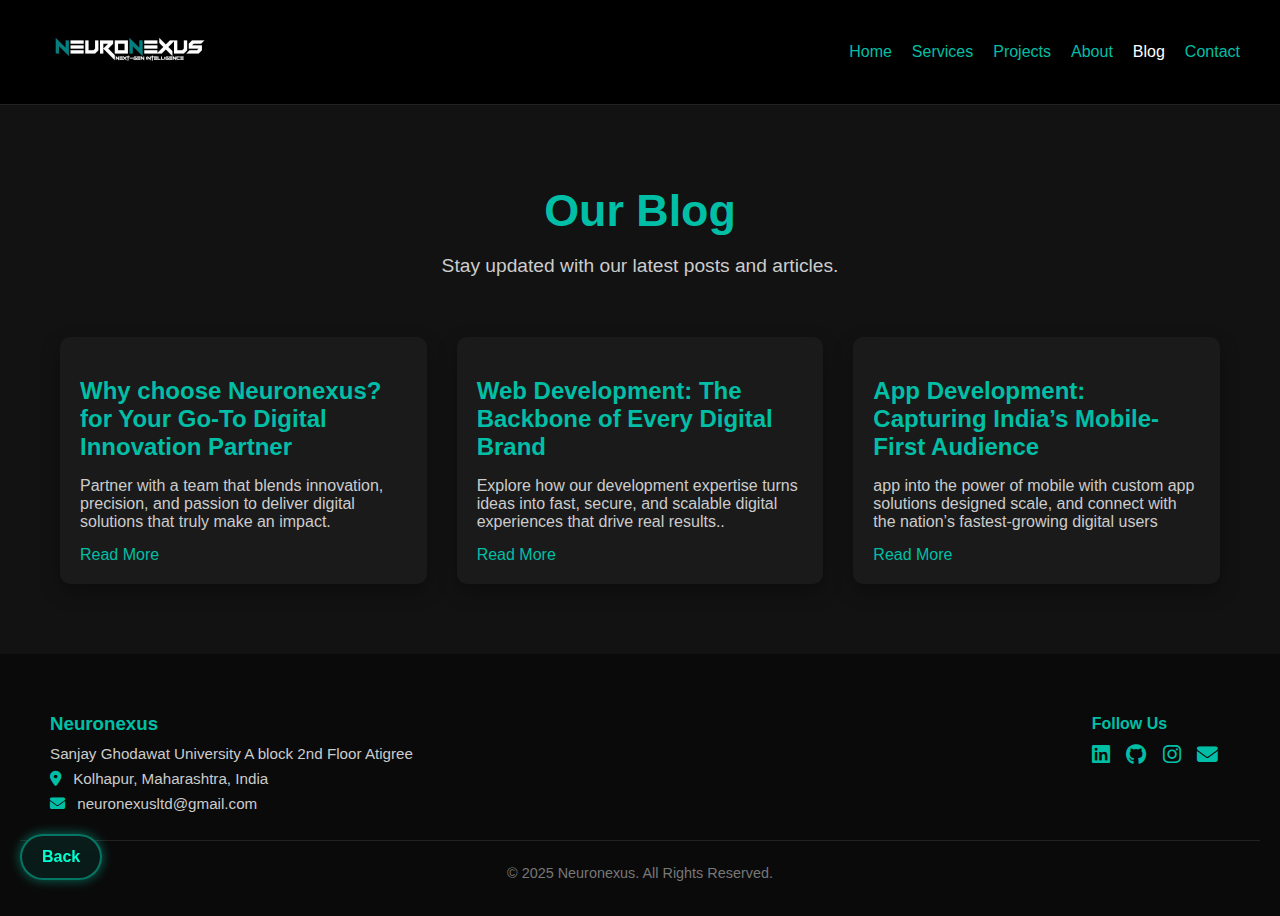
<file: blog.html>
<!DOCTYPE html>
<html lang="en">
<head>
    <meta charset="UTF-8" />
    <meta name="viewport" content="width=device-width, initial-scale=1.0" />
    <title>Neuronexus Blog</title>
    <link rel="stylesheet" href="blog.css" /> <!-- Blog CSS -->
        <link rel="stylesheet" href="https://cdnjs.cloudflare.com/ajax/libs/font-awesome/6.5.0/css/all.min.css" />

</head>
<body>
    <!-- Navbar -->
<header>
  <div class="container nav-container">
    <a href="index.html" class="logo-link">
      <img src="nn.logo.jpg" alt="Neuronexus Logo" class="logo" />
    </a>

    <button class="menu-toggle" id="menuToggle">&#9776;</button>

    <nav>
      <ul>
        <li><a href="index.html#home">Home</a></li>
        <li><a href="index.html#services">Services</a></li>
        <li><a href="index.html#projects">Projects</a></li>
        <li><a href="index.html#about">About</a></li>
        <li><a href="blog.html" class="active">Blog</a></li>
        <li><a href="index.html#contact">Contact</a></li>
      </ul>
    </nav>
  </div>
</header>

<script>
  const menuBtn = document.getElementById("menuToggle");
  const navList = document.querySelector("nav ul");

  menuBtn.addEventListener("click", () => {
    navList.classList.toggle("show");
  });
</script>



    <!-- Blog Content -->
    <main class="blog">
        <h1>Our Blog</h1>
        <p class="intro">Stay updated with our latest posts and articles.</p>

        <div class="blog-grid">
            <article class="blog-card">
                <h2>Why  choose Neuronexus? for Your Go-To Digital Innovation Partner</h2>
                <p>Partner with a team that blends innovation, precision, and passion to deliver digital solutions that truly make an impact.</p>
                <a href="blogpost1.html">Read More</a>
            </article>
            <article class="blog-card">
                <h2>Web Development: The Backbone of Every Digital Brand</h2>
                <p>Explore how our development expertise turns ideas into fast, secure, and scalable digital experiences that drive real results..</p>
                <a href="blogpost2.html">Read More</a>
            </article>
            <article class="blog-card">
                <h2>App Development: Capturing India’s Mobile-First Audience</h2>
                <p>app into the power of mobile with custom app solutions designed scale, and connect with the nation’s fastest-growing digital users</p> 
                <a href="blogpost3.html">Read More</a>
            </article>
        </div>
    </main>
      <a href="index.html" class="floating-back-button">
    Back 
</a>

    <!-- Footer -->
    <footer class="footer">
    <div class="container footer-content">
        <div class="footer-left">
            <h3>Neuronexus</h3>
            <p>Sanjay Ghodawat University A block 2nd Floor Atigree</p>
            <p><i class="fas fa-map-marker-alt"></i> Kolhapur, Maharashtra, India</p>
            <p><i class="fas fa-envelope"></i> neuronexusltd@gmail.com</p>
        </div>
        <div class="footer-social">
            <h4>Follow Us</h4>
            <div class="social-icons">
                <a href="https://linkedin.com/" target="_blank"><i class="fab fa-linkedin"></i></a>
                <a href="https://github.com/neuronexuspvtltd" target="_blank"><i class="fab fa-github"></i></a>
                <a href="https://instagram.com/neuronexus.in" target="_blank"><i class="fab fa-instagram"></i></a>
                <a href="mailto:neuronexusltd@gmail.com"><i class="fas fa-envelope"></i></a>
            </div>
        </div>
    </div>
    <div class="footer-bottom">
        <p>&copy; 2025 Neuronexus. All Rights Reserved.</p>
    </div>
</footer>


</body>
</html>
</file>
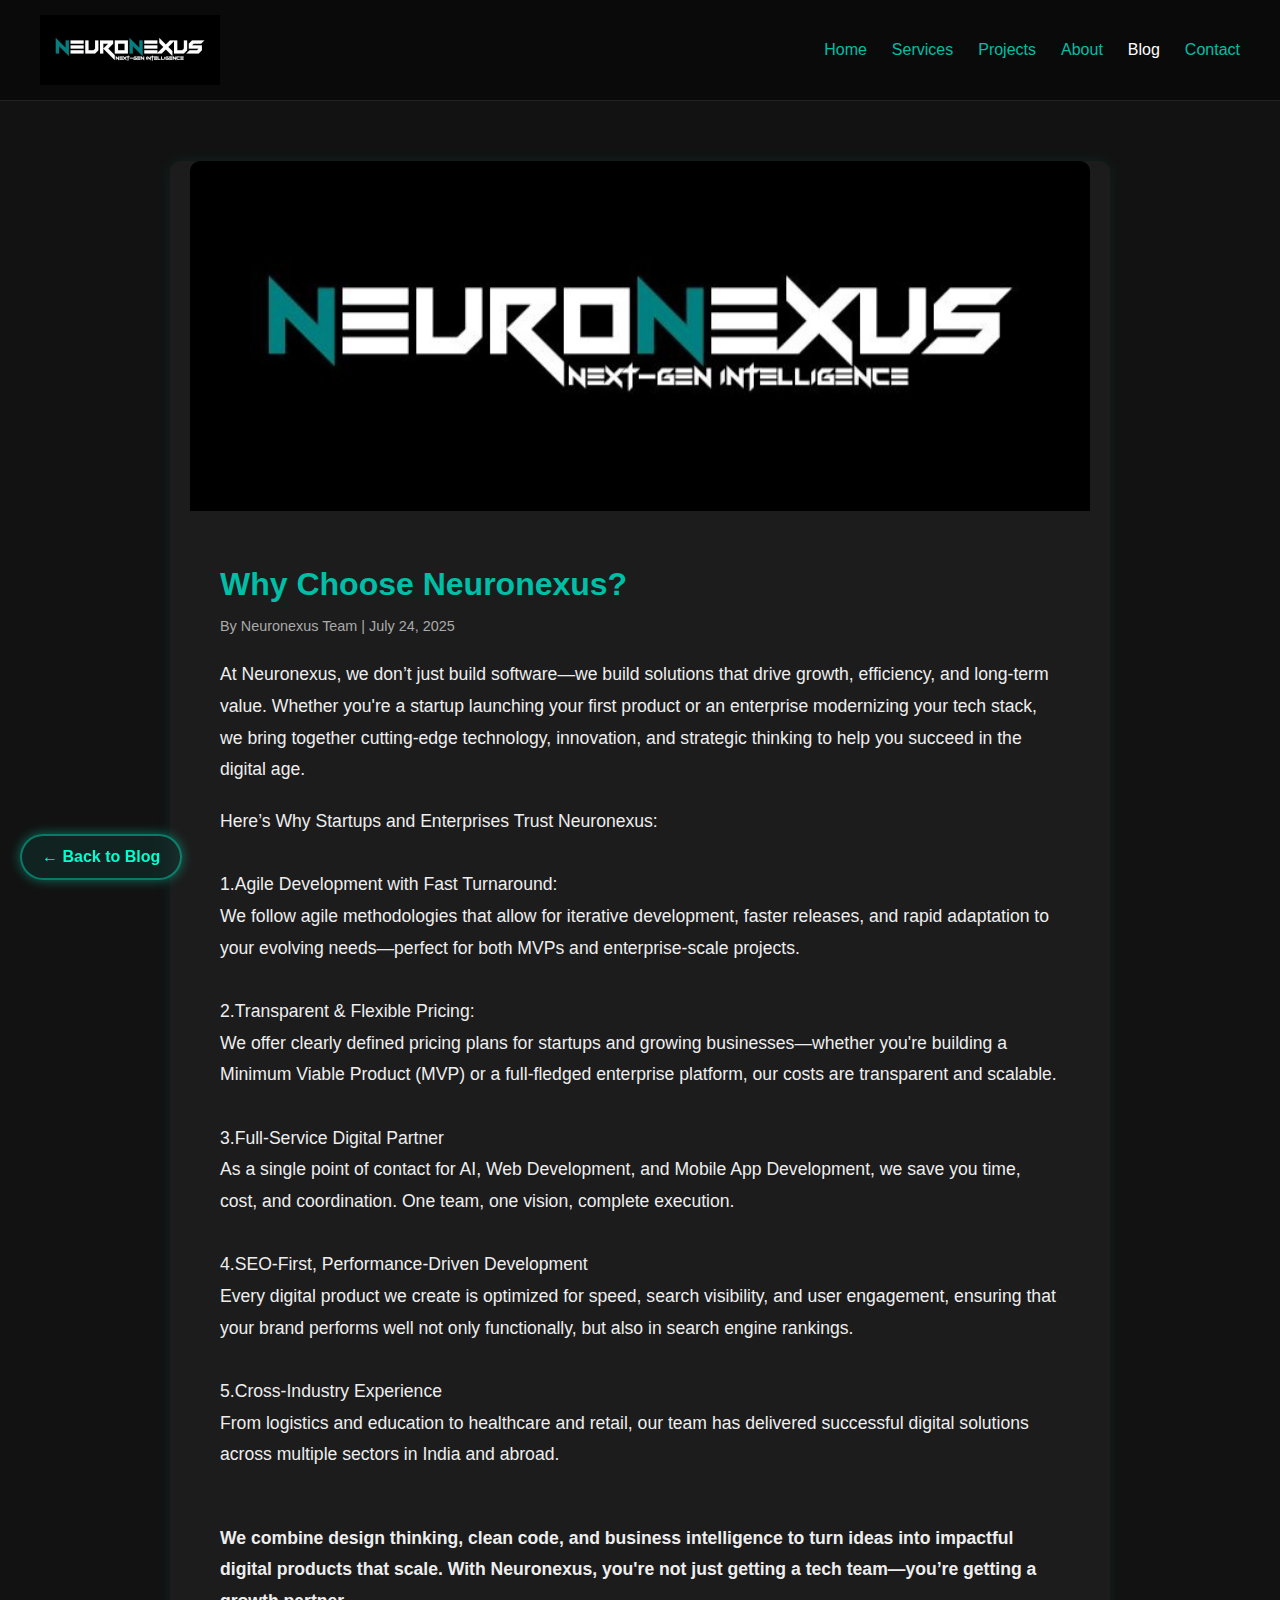
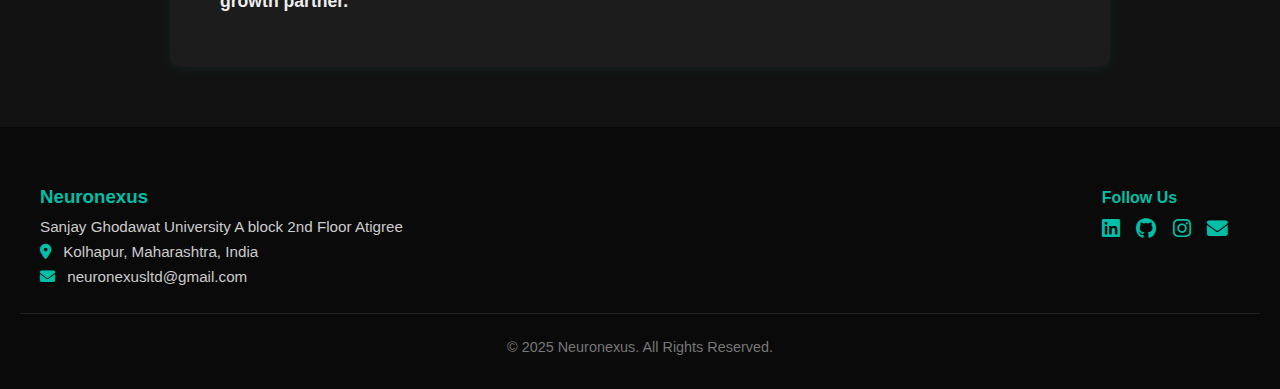
<file: blogpost1.html>
<!DOCTYPE html>
<html lang="en">
<head>
  <meta charset="UTF-8" />
  <meta name="viewport" content="width=device-width, initial-scale=1.0" />
  <title>Neuronexus | Blog Post 1</title>
  <link rel="stylesheet" href="blogpost1.css" />
  <!-- Font Awesome for icons -->
  <link
    rel="stylesheet"
    href="https://cdnjs.cloudflare.com/ajax/libs/font-awesome/6.4.0/css/all.min.css"
  />
  
</head>
<body>

  <!-- Navbar -->
   <header>
    <div class="container nav-container" style="position: relative;">
      <img src="nn.logo.jpg" alt="Neuronexus Logo" class="logo" />
      <button class="nav-toggle" id="navToggle"><i class="fas fa-bars"></i></button>
      <nav>
        <ul id="navLinks">
          <li><a href="index.html">Home</a></li>
          <li><a href="index.html#services">Services</a></li>
          <li><a href="index.html#projects">Projects</a></li>
          <li><a href="index.html#about">About</a></li>
          <li><a href="blog.html" class="active">Blog</a></li>
          <li><a href="index.html#contact">Contact</a></li>
        </ul>
      </nav>
    </div>
  </header><script>
    const navToggle = document.getElementById('navToggle');
    const navLinks = document.getElementById('navLinks');

    navToggle.addEventListener('click', () => {
      navLinks.classList.toggle('active');
    });
  </script>


  <!-- Blog Post Content -->
  <div class="blog-post-container">
    <img src="nn.logo.jpg" alt="Neural Networks" class="blog-post-image" />
    <div class="blog-post-content">
      <h1>Why Choose Neuronexus?</h1>
      <div class="meta">By Neuronexus Team | July 24, 2025</div>

      <p>
       At Neuronexus, we don’t just build software—we build solutions that drive growth, efficiency, and long-term value. Whether you're a startup launching your first product or an enterprise modernizing your tech stack, we bring together cutting-edge technology, innovation, and strategic thinking to help you succeed in the digital age.
      </p>

      <p>
        Here’s Why Startups and Enterprises Trust Neuronexus: <br> <br>
        1.Agile Development with Fast Turnaround: <br> We follow agile methodologies that allow for iterative development, faster releases, and rapid adaptation to your evolving needs—perfect for both MVPs and enterprise-scale projects. <br> <br>
       
2.Transparent & Flexible Pricing: <br>
We offer clearly defined pricing plans for startups and growing businesses—whether you're building a Minimum Viable Product (MVP) or a full-fledged enterprise platform, our costs are transparent and scalable. <br> <br>
3.Full-Service Digital Partner <br>
As a single point of contact for AI, Web Development, and Mobile App Development, we save you time, cost, and coordination. One team, one vision, complete execution. <br> <br>
4.SEO-First, Performance-Driven Development <br>
Every digital product we create is optimized for speed, search visibility, and user engagement, ensuring that your brand performs well not only functionally, but also in search engine rankings. <br> <br>
5.Cross-Industry Experience <br>
From logistics and education to healthcare and retail, our team has delivered successful digital solutions across multiple sectors in India and abroad. <br> <br>
</p>

      <p><strong>We combine design thinking, clean code, and business intelligence to turn ideas into impactful digital products that scale. With Neuronexus, you're not just getting a tech team—you’re getting a growth partner.</strong></p>
    </div>
  </div>
<a href="blog.html" class="floating-back-button">
    ← Back to Blog
</a>



  <!-- Footer -->
  <footer class="footer">
    <div class="container footer-content">
      <div class="footer-left">
        <h3>Neuronexus</h3>
        <p>Sanjay Ghodawat University A block 2nd Floor Atigree</p>
        <p><i class="fas fa-map-marker-alt"></i> Kolhapur, Maharashtra, India</p>
        <p><i class="fas fa-envelope"></i> neuronexusltd@gmail.com</p>
      </div>
      <div class="footer-social">
        <h4>Follow Us</h4>
        <div class="social-icons">
          <a href="https://linkedin.com/" target="_blank"><i class="fab fa-linkedin"></i></a>
                <a href="https://github.com/neuronexuspvtltd" target="_blank"><i class="fab fa-github"></i></a>
                <a href="https://instagram.com/neuronexus.ltd" target="_blank"><i class="fab fa-instagram"></i></a>
                <a href="mailto:neuronexusltd@gmail.com"><i class="fas fa-envelope"></i></a>
        </div>
      </div>
    </div>
    <div class="footer-bottom">
      <p>&copy; 2025 Neuronexus. All Rights Reserved.</p>
    </div>
  </footer>

</body>
</html>
</file>
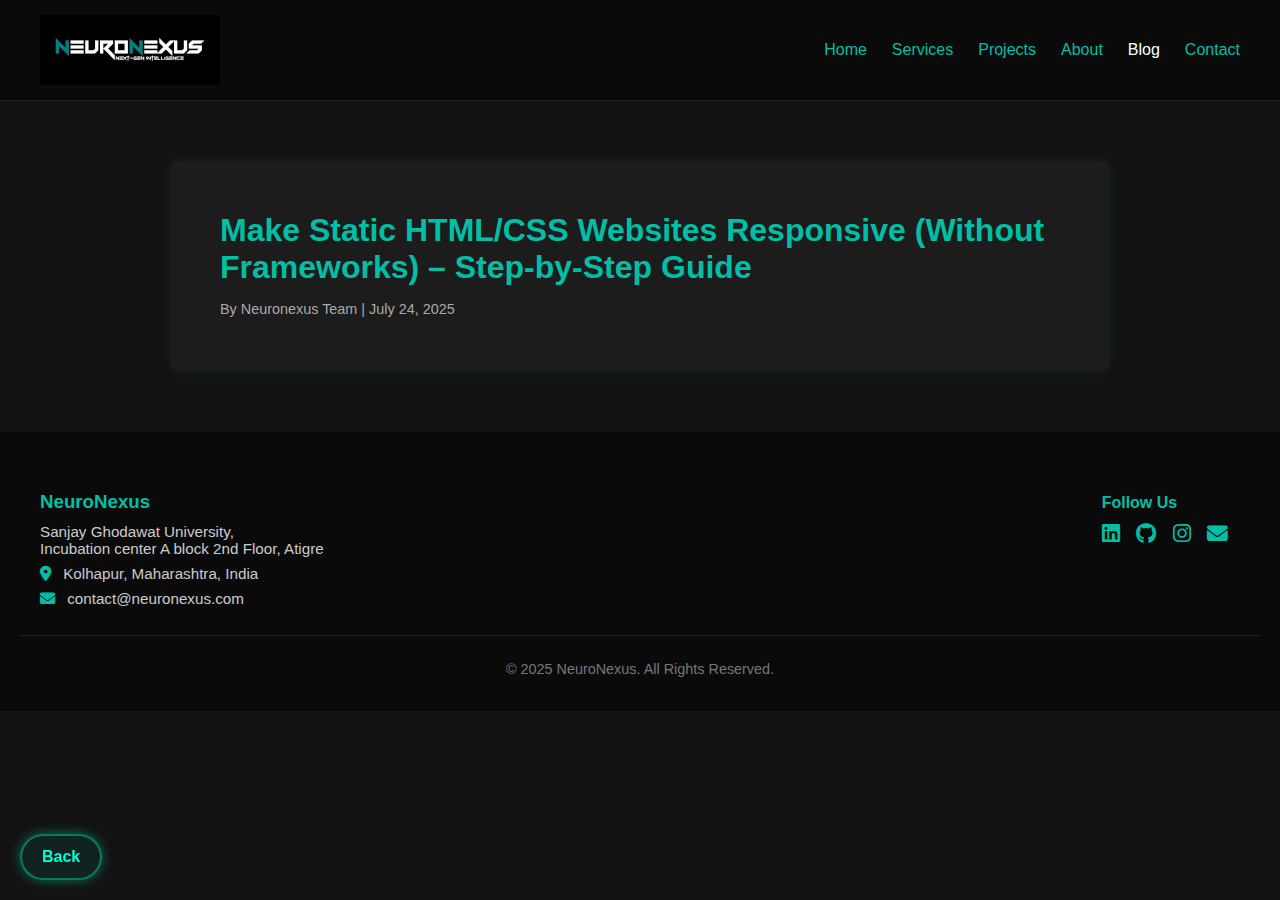
<file: blogpost2.html>
<!DOCTYPE html>
<html lang="en">
<head>
  <meta charset="UTF-8" />
  <meta name="viewport" content="width=device-width, initial-scale=1.0" />
  <title>Neuronexus | Blog Post 1</title>
  <link rel="stylesheet" href="blogpost1.css" />
  <!-- Font Awesome for icons -->
  <link
    rel="stylesheet"
    href="https://cdnjs.cloudflare.com/ajax/libs/font-awesome/6.4.0/css/all.min.css"
  />
  
</head>
<body>
<!-- Navbar -->
      <header>
    <div class="container nav-container" style="position: relative;">
      <img src="nn.logo.jpg" alt="Neuronexus Logo" class="logo" />
      <button class="nav-toggle" id="navToggle"><i class="fas fa-bars"></i></button>
      <nav>
        <ul id="navLinks">
          <li><a href="index.html">Home</a></li>
          <li><a href="index.html#services">Services</a></li>
          <li><a href="index.html#projects">Projects</a></li>
          <li><a href="index.html#about">About</a></li>
          <li><a href="blog.html" class="active">Blog</a></li>
          <li><a href="index.html#contact">Contact</a></li>
        </ul>
      </nav>
    </div>
  </header><script>
    const navToggle = document.getElementById('navToggle');
    const navLinks = document.getElementById('navLinks');

    navToggle.addEventListener('click', () => {
      navLinks.classList.toggle('active');
    });
  </script>

<!-- Blog Post Content -->
  <div class="blog-post-container">

    <div class="blog-post-content">

      <h1>Make Static HTML/CSS Websites Responsive (Without Frameworks) – Step-by-Step Guide</h1>

      <meta name="description"
        content="Learn how to make your HTML/CSS website fully responsive without using any CSS frameworks like Bootstrap. A simple, clean guide for developers and small businesses.">

      <div class="meta">By Neuronexus Team | July 24, 2025</div>

      


      
    </div>
  </div>
  <a href="blog.html" class="floating-back-button">
   Back 
</a>


  <footer class="footer">
    <div class="container footer-content">
        <div class="footer-left">
            <h3>NeuroNexus</h3>
  <p>Sanjay Ghodawat University,<br> Incubation center A block 2nd Floor, Atigre</p>
              <p><i class="fas fa-map-marker-alt"></i> Kolhapur, Maharashtra, India</p>
            <p><i class="fas fa-envelope"></i> contact@neuronexus.com</p>
        </div>
        <div class="footer-social">
            <h4>Follow Us</h4>
            <div class="social-icons">
                <a href="https://linkedin.com/" target="_blank"><i class="fab fa-linkedin"></i></a>
                <a href="https://github.com/neuronexuspvtltd" target="_blank"><i class="fab fa-github"></i></a>
                <a href="https://instagram.com/neuronexus.in" target="_blank"><i class="fab fa-instagram"></i></a>
                <a href="mailto:contact@neuronexus.com"><i class="fas fa-envelope"></i></a>
            </div>
        </div>
    </div>
    <div class="footer-bottom">
        <p>&copy; 2025 NeuroNexus. All Rights Reserved.</p>
    </div>
</footer>
</body>
</html>
</file>
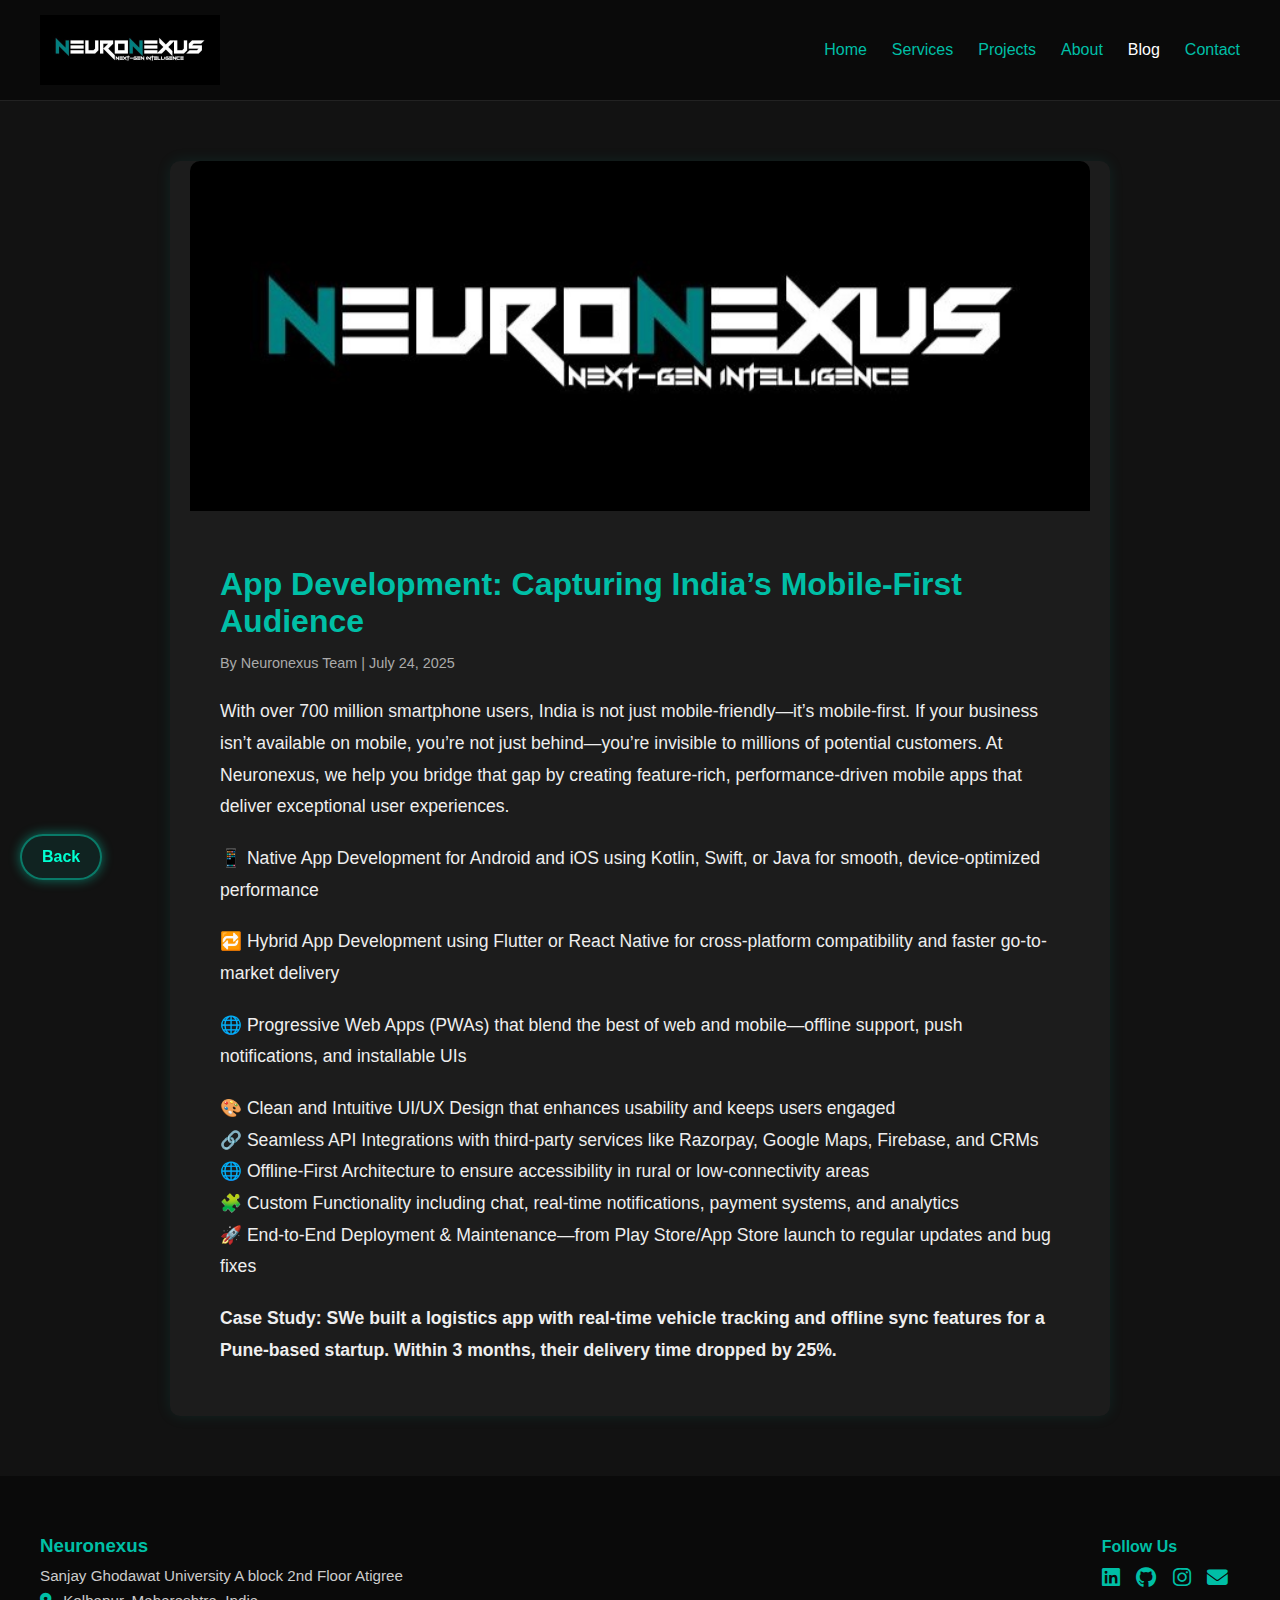
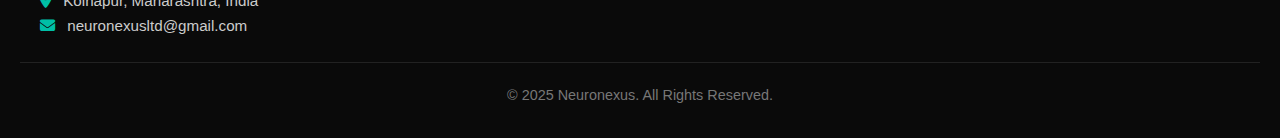
<file: blogpost3.html>
<!DOCTYPE html>
<html lang="en">
<head>
  <meta charset="UTF-8" />
  <meta name="viewport" content="width=device-width, initial-scale=1.0" />
  <title>Neuronexus | Blog Post 1</title>
  <link rel="stylesheet" href="blogpost1.css" />
  <!-- Font Awesome for icons -->
  <link
    rel="stylesheet"
    href="https://cdnjs.cloudflare.com/ajax/libs/font-awesome/6.4.0/css/all.min.css"
  />
  
</head>
<body>
<!-- Navbar -->
      <header>
    <div class="container nav-container" style="position: relative;">
      <img src="nn.logo.jpg" alt="Neuronexus Logo" class="logo" />
      <button class="nav-toggle" id="navToggle"><i class="fas fa-bars"></i></button>
      <nav>
        <ul id="navLinks">
          <li><a href="index.html">Home</a></li>
          <li><a href="index.html#services">Services</a></li>
          <li><a href="index.html#projects">Projects</a></li>
          <li><a href="index.html#about">About</a></li>
          <li><a href="blog.html" class="active">Blog</a></li>
          <li><a href="index.html#contact">Contact</a></li>
        </ul>
      </nav>
    </div>
  </header><script>
    const navToggle = document.getElementById('navToggle');
    const navLinks = document.getElementById('navLinks');

    navToggle.addEventListener('click', () => {
      navLinks.classList.toggle('active');
    });
  </script>

<!-- Blog Post Content -->
  <div class="blog-post-container">
    <img src="nn.logo.jpg" alt="Neural Networks" class="blog-post-image" />
    <div class="blog-post-content">
      <h1>App Development: Capturing India’s Mobile-First Audience</h1>
      <div class="meta">By Neuronexus Team | July 24, 2025</div>

      <p>
        With over 700 million smartphone users, India is not just mobile-friendly—it’s mobile-first. If your business isn’t available on mobile, you’re not just behind—you’re invisible to millions of potential customers. At Neuronexus, we help you bridge that gap by creating feature-rich, performance-driven mobile apps that deliver exceptional user experiences.
      </p>

      <p>
      📱 Native App Development for Android and iOS using Kotlin, Swift, or Java for smooth, device-optimized performance
       </p>

      <p>
        🔁 Hybrid App Development using Flutter or React Native for cross-platform compatibility and faster go-to-market delivery
      </p>

      <p>
        🌐 Progressive Web Apps (PWAs) that blend the best of web and mobile—offline support, push notifications, and installable UIs
      </p>
      <p>
        🎨 Clean and Intuitive UI/UX Design that enhances usability and keeps users engaged <br>
🔗 Seamless API Integrations with third-party services like Razorpay, Google Maps, Firebase, and CRMs <br>
🌐 Offline-First Architecture to ensure accessibility in rural or low-connectivity areas <br>
🧩 Custom Functionality including chat, real-time notifications, payment systems, and analytics <br>
🚀 End-to-End Deployment & Maintenance—from Play Store/App Store launch to regular updates and bug fixes <br>
      </p>

      <p><strong>⁠Case Study: SWe built a logistics app with real-time vehicle tracking and offline sync features for a Pune-based startup. Within 3 months, their delivery time dropped by 25%.</strong></p>
    </div>
  </div>
  <a href="blog.html" class="floating-back-button">
  Back 
</a>


  <footer class="footer">
    <div class="container footer-content">
        <div class="footer-left">
            <h3>Neuronexus</h3>
            <p>Sanjay Ghodawat University A block 2nd Floor Atigree</p>
            <p><i class="fas fa-map-marker-alt"></i> Kolhapur, Maharashtra, India</p>
            <p><i class="fas fa-envelope"></i> neuronexusltd@gmail.com</p>
        </div>
        <div class="footer-social">
            <h4>Follow Us</h4>
            <div class="social-icons">
                <a href="https://linkedin.com/" target="_blank"><i class="fab fa-linkedin"></i></a>
                <a href="https://github.com/neuronexuspvtltd" target="_blank"><i class="fab fa-github"></i></a>
               <a href="https://instagram.com/neuronexus.in" target="_blank"><i class="fab fa-instagram"></i></a>
                <a href="mailto:neuronexusltd@gmail.com"><i class="fas fa-envelope"></i></a>
            </div>
        </div>
    </div>
    <div class="footer-bottom">
        <p>&copy; 2025 Neuronexus. All Rights Reserved.</p>
    </div>
</footer>
</body>
</html>
</file>
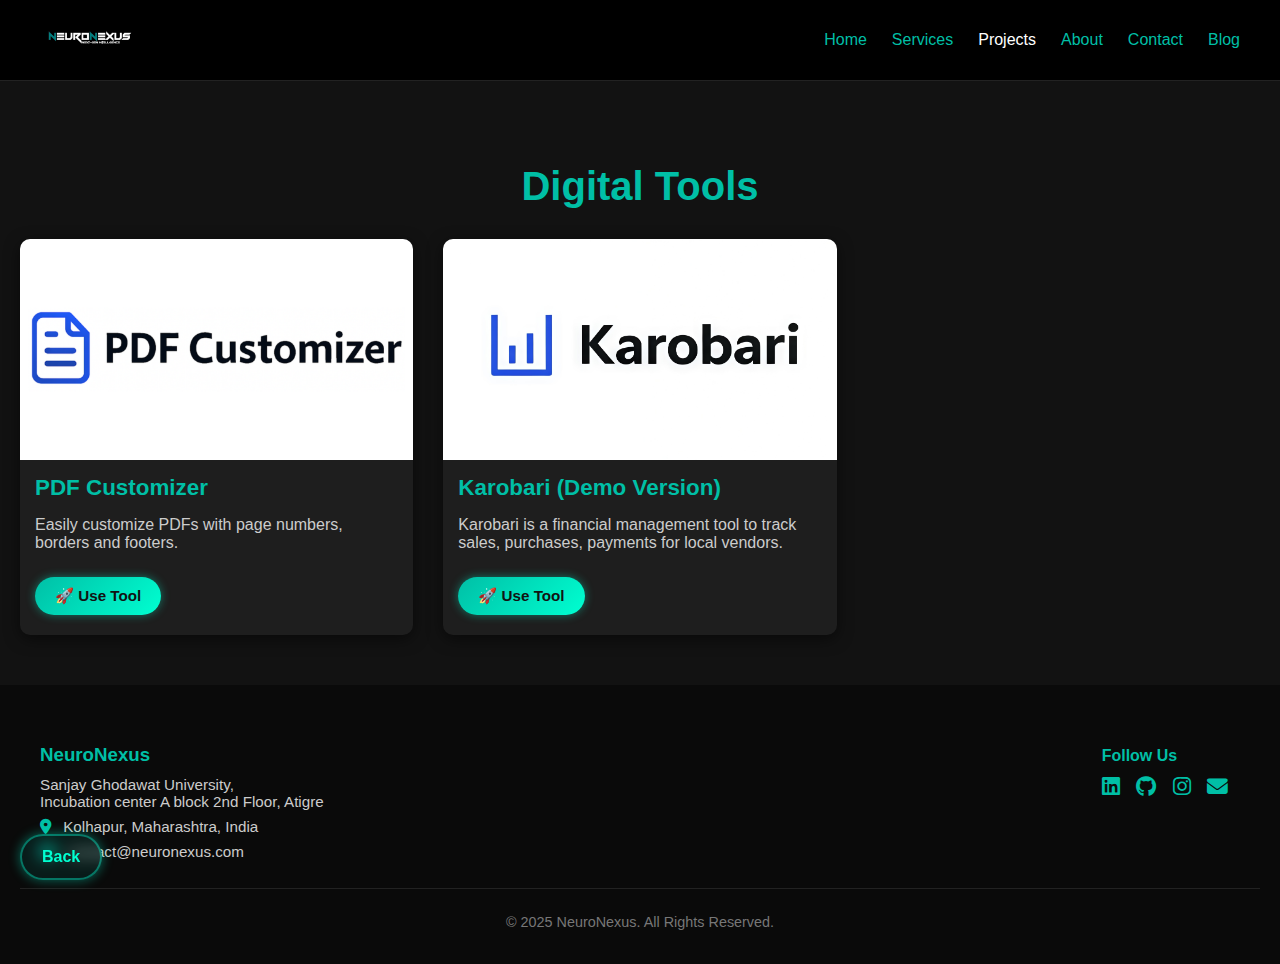
<file: digitaltools.html>
<!DOCTYPE html>
<html lang="en">
<head>
    <meta charset="UTF-8" />
    <meta name="viewport" content="width=device-width, initial-scale=1.0" />
    <title>Digital Tools</title>
    <meta name="description" content="Explore digital tools by Neuronexus. Simple, fast, and made for productivity." />

    <link rel="stylesheet" href="digitaltools.css" />
    <link rel="stylesheet" href="https://cdnjs.cloudflare.com/ajax/libs/font-awesome/6.5.0/css/all.min.css" />
</head>
<body>
    <!-- Navbar -->
<header>
  <div class="container nav-container">
    <a href="index.html" class="logo-link">
      <img src="nn.logo.jpg" alt="Neuronexus Logo" class="logo" />
    </a>

    <button class="menu-toggle" id="menuToggle">&#9776;</button>

    <nav>
      <ul>
        <li><a href="index.html">Home</a></li>
        <li><a href="index.html#services">Services</a></li>
        <li><a href="index.html#projects" class="active">Projects</a></li>
        <li><a href="index.html#about">About</a></li>
        <li><a href="index.html#contact">Contact</a></li>
        <li><a href="blog.html">Blog</a></li>
      </ul>
    </nav>
  </div>
</header>
<script>
  const menuBtn = document.getElementById("menuToggle");
  const navList = document.querySelector("nav ul");

  menuBtn.addEventListener("click", () => {
    navList.classList.toggle("show");
  });
</script>



     <!-- Marketing Projects 
    <section class="projects">
        <div class="container">
            <h2>Marketing Campaign</h2>
            <div class="projects-grid">
                 Row 1
                <div class="project-card">
                    <img src="https://source.unsplash.com/400x300/?marketing,socialmedia" alt="Project 1" />
                    <h3>Social Media Boost</h3>
                    <p>A campaign that increased your engagement.</p>
                </div>
                <div class="project-card">
                    <img src="https://source.unsplash.com/400x300/?ads,marketing" alt="Project 2" />
                    <h3>Ad Campaign</h3>
                    <p>Targeted ads that reached over new users worldwide.</p>
                </div>
                <div class="project-card">
                    <img src="https://source.unsplash.com/400x300/?branding,campaign" alt="Project 3" />
                    <h3>Brand Awareness</h3>
                    <p>Branding strategy for a multinational tech company.</p>
                </div>

                 Row 2
                <div class="project-card">
                    <img src="https://source.unsplash.com/400x300/?seo,marketing" alt="Project 4" />
                    <h3>SEO Optimization</h3>
                    <p>Achieved first-page ranking for 50+ keywords.</p>
                </div>
                <div class="project-card">
                    <img src="https://source.unsplash.com/400x300/?content,marketing" alt="Project 5" />
                    <h3>Content Strategy</h3>
                    <p>Engaging content strategy for digital platforms.</p>
                </div>
                <div class="project-card">
                    <img src="https://source.unsplash.com/400x300/?email,campaign" alt="Project 6" />
                    <h3>Email Campaign</h3>
                    <p>Successful email marketing with a 40% open rate.</p>
                </div>
            </div>
        </div>
    </section> -->

    <!-- Corporate Projects -->
     <section class="projects">
        <div class="container">
            <h2>Digital Tools</h2>
            <div class="projects-grid">
                <!-- Row 1 -->

                <div class="project-card">
                    <div class="img-wrapper">
                    <img src="pdfcustomizer.png" alt="PDF Customizer Preview" />
                    </div>
                    <h3>PDF Customizer</h3>
                    <p>Easily customize PDFs with page numbers, borders and footers.</p>
                    <a href="https://pdfcustomizer.netlify.app/" target="_blank" class="project-btn">🚀 Use Tool</a>
                </div>


                <div class="project-card">
                    <div class="img-wrapper">
                    <img src="karobari.jpg" alt="PDF Customizer Preview" />
                    </div>
                    <h3>Karobari (Demo Version)</h3>
                    <p>Karobari is a financial management tool to track sales, purchases, payments for local vendors.</p>
                    <a href="https://karobari.netlify.app/" target="_blank" class="project-btn">🚀 Use Tool</a>
                </div>


                 <!-- Row 2
                <div class="project-card">
                    <div class="img-wrapper">
                    <img src="bulkyweb.jpg" alt="PDF Customizer Preview" />
                    </div>
                    <h3>BulkyWeb</h3>
                    <p>Bulkyweb is online bookstore website.</p>
                </div>

                <div class="project-card">
                    <div class="img-wrapper">
                    <img src="https://source.unsplash.com/400x300/?branding,website" alt="Project 5" />
                    </div>
                    <h3>Brand Website</h3>
                    <p>Modern branding website for an international corporate client.</p>
                </div>
                <div class="project-card">
                    <div class="img-wrapper">
                    <img src="https://source.unsplash.com/400x300/?technology,website" alt="Project 6" />
                    </div>
                    <h3>Tech Solutions Site</h3>
                    <p>Website showcasing innovative tech solutions for businesses.</p>
                </div>
            </div>
        </div> -->
    </section>
          <a href="index.html" class="floating-back-button">
    Back 
</a>

    <!-- Footer -->
    <footer class="footer">
        <div class="container footer-content">
            <div class="footer-left">
                <h3>NeuroNexus</h3>
  <p>Sanjay Ghodawat University,<br> Incubation center A block 2nd Floor, Atigre</p>
                <p><i class="fas fa-map-marker-alt"></i> Kolhapur, Maharashtra, India</p>
                <p><i class="fas fa-envelope"></i> contact@neuronexus.com</p>
            </div>
            <div class="footer-social">
                <h4>Follow Us</h4>
                <div class="social-icons">
                   <a href="https://linkedin.com/" target="_blank"><i class="fab fa-linkedin"></i></a>
                <a href="https://github.com/neuronexuspvtltd" target="_blank"><i class="fab fa-github"></i></a>
               <a href="https://instagram.com/neuronexus.in" target="_blank"><i class="fab fa-instagram"></i></a>
                <a href="mailto:contact@neuronexus.com"><i class="fas fa-envelope"></i></a>
                </div>
            </div>
        </div>
        <div class="footer-bottom">
            <p>&copy; 2025 NeuroNexus. All Rights Reserved.</p>
        </div>
    </footer>
</body>
</html>
</file>
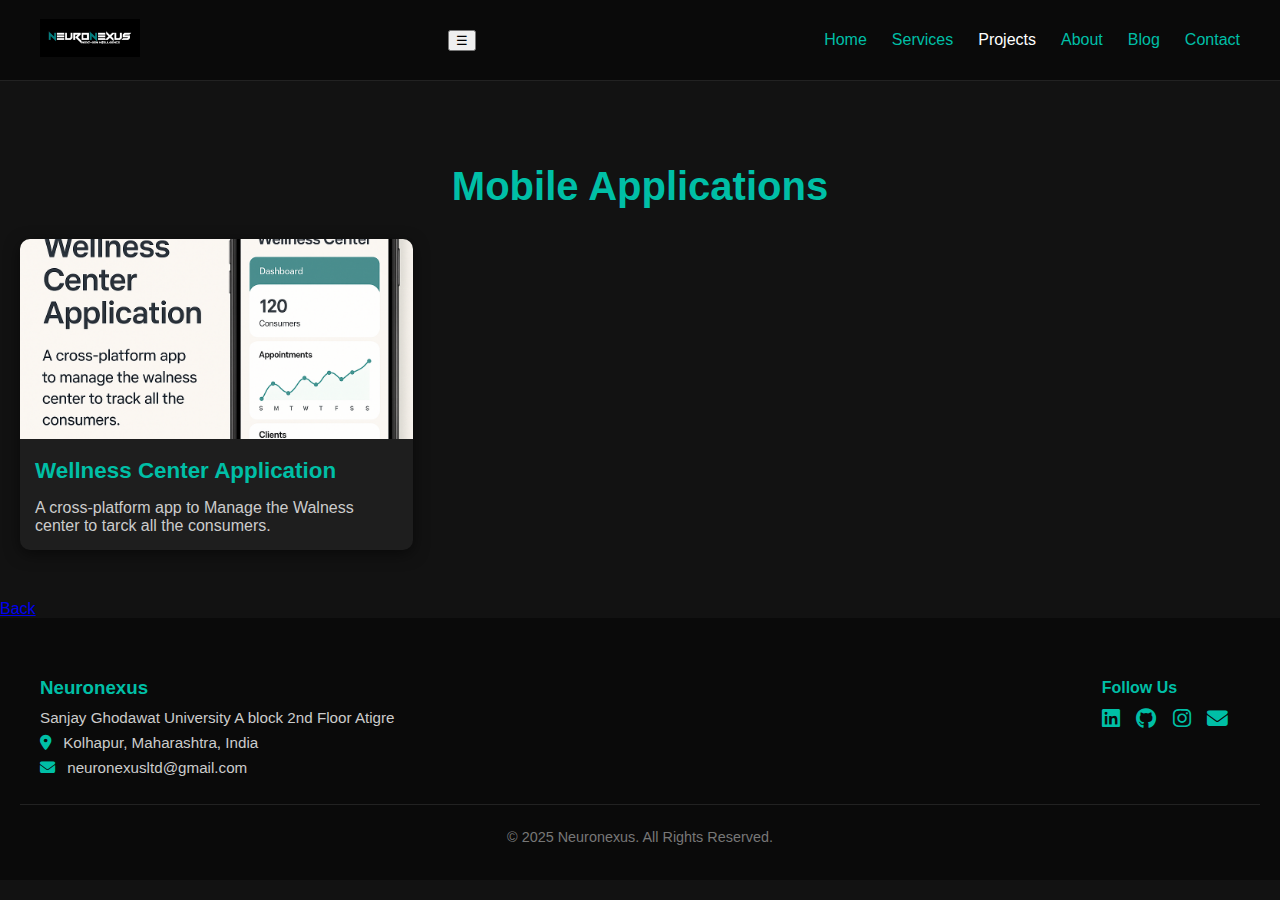
<file: mobile.html>
<!DOCTYPE html>
<html lang="en">
<head>
    <meta charset="UTF-8" />
    <meta name="viewport" content="width=device-width, initial-scale=1.0" />
    <title>Mobile Apps - Neuronexus</title>
    <link rel="stylesheet" href="mobile.css" />
    <link rel="stylesheet" href="https://cdnjs.cloudflare.com/ajax/libs/font-awesome/6.5.0/css/all.min.css" />
</head>
<body>
    <!-- Navbar -->
<header>
  <div class="container nav-container">
    <a href="index.html" class="logo-link">
      <img src="nn.logo.jpg" alt="Neuronexus Logo" class="logo" />
    </a>

    <button class="menu-toggle" id="menuToggle">&#9776;</button>

    <nav>
      <ul>
        <li><a href="index.html#home">Home</a></li>
        <li><a href="index.html#services">Services</a></li>
        <li><a href="index.html#projects" class="active">Projects</a></li>
        <li><a href="index.html#about">About</a></li>
        <li><a href="blog.html">Blog</a></li>
        <li><a href="index.html#contact">Contact</a></li>
      </ul>
    </nav>
  </div>
</header>
<script>
  const menuBtn = document.getElementById("menuToggle");
  const navList = document.querySelector("nav ul");

  menuBtn.addEventListener("click", () => {
    navList.classList.toggle("show");
  });
</script>



    <!-- Mobile Projects -->
    <section class="projects">
        <div class="container">
            <h2>Mobile Applications</h2>
            <div class="projects-grid">
                <!-- Row 1 -->
                <div class="project-card">
                    <img src="welnessappimg1.png" alt="Project 1" />
                    <h3>Wellness Center Application</h3>
                    <p>A cross-platform app to Manage the Walness center to tarck all the consumers.</p>
                </div>
                <!-- <div class="project-card">
                    <img src="https://source.unsplash.com/400x300/?ecommerce,app" alt="Project 2" />
                    <h3>E-commerce App</h3>
                    <p>An intuitive shopping experience for online retail businesses.</p>
                </div>
                <div class="project-card">
                    <img src="https://source.unsplash.com/400x300/?chat,mobile" alt="Project 3" />
                    <h3>Chat Messaging App</h3>
                    <p>Secure and real-time messaging platform for teams.</p>
                </div> -->

                <!-- Row 2 -->
                <!-- <div class="project-card">
                    <img src="https://source.unsplash.com/400x300/?food,app" alt="Project 4" />
                    <h3>Food Delivery App</h3>
                    <p>Seamless ordering system with location tracking.</p>
                </div>
                <div class="project-card">
                    <img src="https://source.unsplash.com/400x300/?banking,app" alt="Project 5" />
                    <h3>Mobile Banking App</h3>
                    <p>A secure and user-friendly banking experience.</p>
                </div>
                <div class="project-card">
                    <img src="https://source.unsplash.com/400x300/?healthcare,app" alt="Project 6" />
                    <h3>Healthcare App</h3>
                    <p>Telemedicine and appointment booking made easy.</p>
                </div> -->
            </div>
        </div>
    </section>
          <a href="index.html" class="floating-back-button">
    Back 
</a>

    <!-- Footer -->
    <footer class="footer">
        <div class="container footer-content">
            <div class="footer-left">
                <h3>Neuronexus</h3>
                <p>Sanjay Ghodawat University A block 2nd Floor Atigre</p>
                <p><i class="fas fa-map-marker-alt"></i> Kolhapur, Maharashtra, India</p>
                <p><i class="fas fa-envelope"></i> neuronexusltd@gmail.com</p>
            </div>
            <div class="footer-social">
                <h4>Follow Us</h4>
                <div class="social-icons">
<a href="https://linkedin.com/" target="_blank"><i class="fab fa-linkedin"></i></a>
                <a href="https://github.com/neuronexuspvtltd" target="_blank"><i class="fab fa-github"></i></a>
                <a href="https://instagram.com/neuronexus.ltd" target="_blank"><i class="fab fa-instagram"></i></a>
                <a href="mailto:neuronexusltd@gmail.com"><i class="fas fa-envelope"></i></a>
                </div>
            </div>
        </div>
        <div class="footer-bottom">
            <p>&copy; 2025 Neuronexus. All Rights Reserved.</p>
        </div>
    </footer>
</body>
</html>
</file>
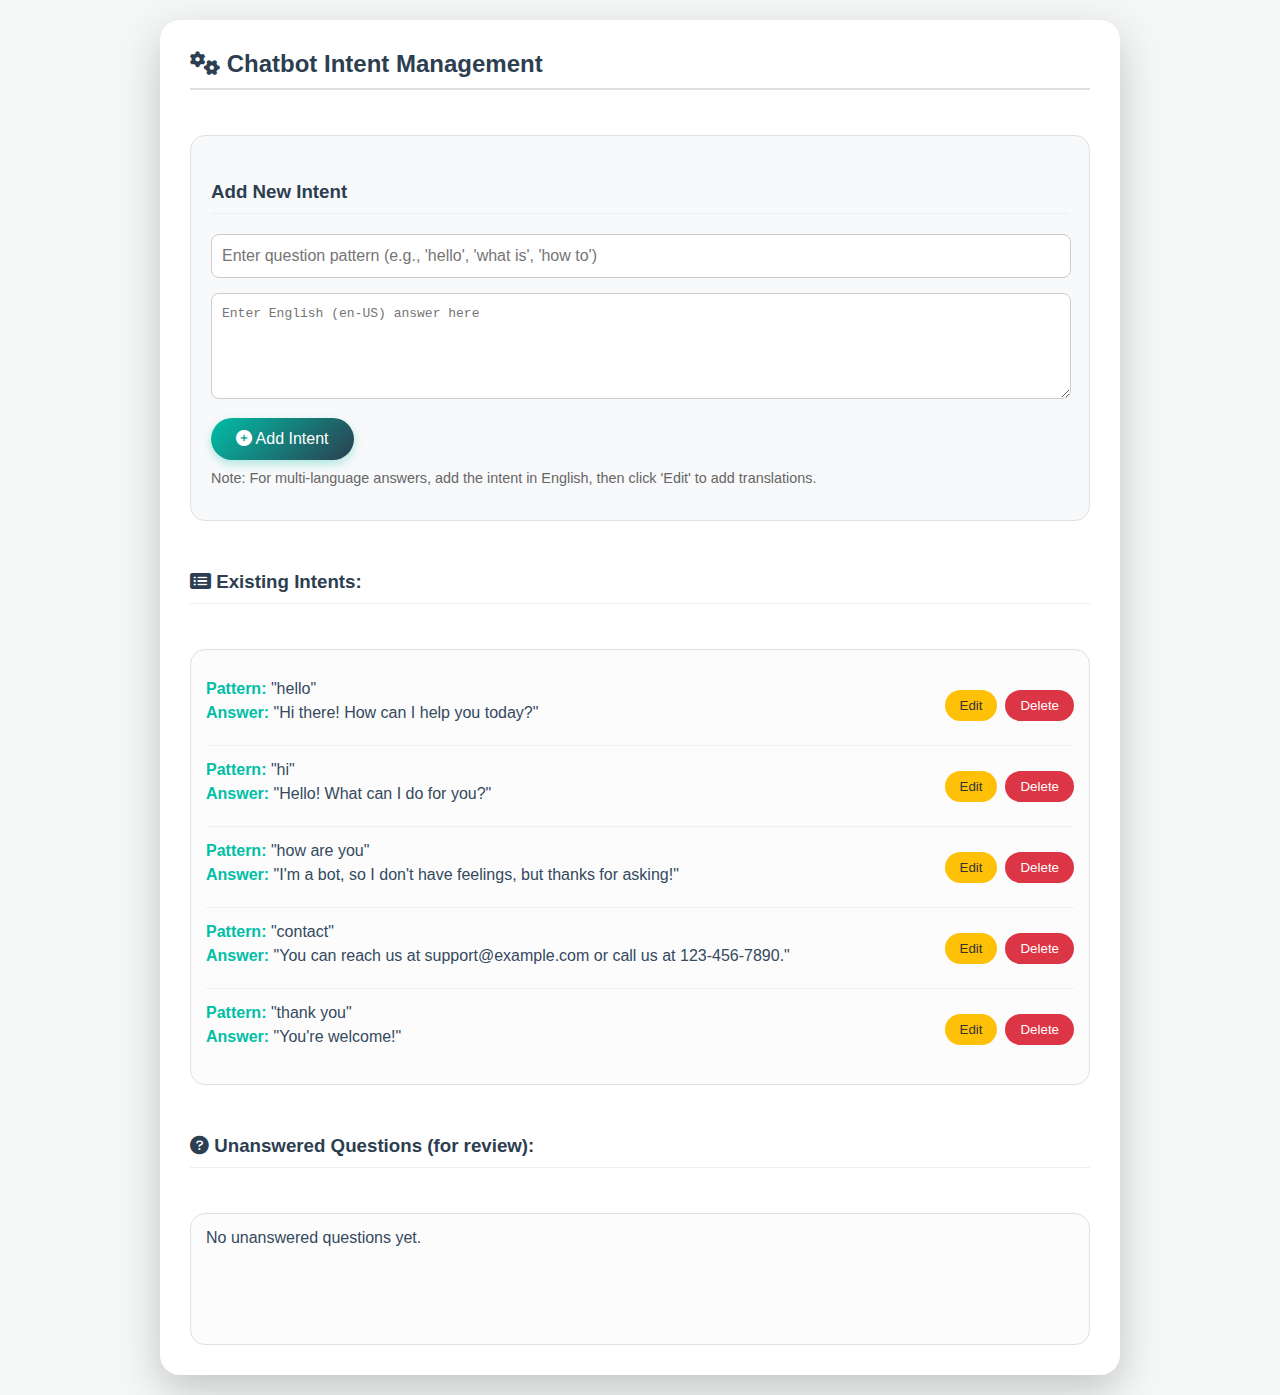
<file: chatbot/admin.html>
<!DOCTYPE html>
<html lang="en">

<head>
    <meta charset="UTF-8">
    <meta name="viewport" content="width=device-width, initial-scale=1.0">
    <title>Chatbot Admin Panel</title>
    <link rel="stylesheet" href="https://cdnjs.cloudflare.com/ajax/libs/font-awesome/6.0.0-beta3/css/all.min.css">
    <style>
        body {
            font-family: 'Inter', 'Segoe UI', Tahoma, Geneva, Verdana, sans-serif;
            margin: 0;
            background-color: #f4f7f6; /* Soft, light background */
            color: #34495e; /* Dark blue-grey for text */
            display: flex;
            justify-content: center;
            align-items: center;
            min-height: 100vh;
            padding: 20px;
            box-sizing: border-box;
        }

        #admin-panel {
            width: 100%;
            max-width: 900px;
            background-color: #ffffff;
            padding: 30px;
            border-radius: 20px;
            box-shadow: 0 15px 40px rgba(0, 0, 0, 0.2);
            display: flex;
            flex-direction: column;
            gap: 25px;
            animation: fadeIn 0.5s ease-out forwards;
        }

        @keyframes fadeIn {
            from { opacity: 0; transform: translateY(20px); }
            to { opacity: 1; transform: translateY(0); }
        }

        h2, h3 {
            margin-top: 0;
            color: #2c3e50; /* Darker blue-grey for headings */
            font-weight: 600;
            border-bottom: 2px solid #e0e0e0;
            padding-bottom: 10px;
            margin-bottom: 20px;
        }

        h3 {
            border-bottom: 1px solid #eee;
            margin-top: 25px;
        }

        .add-intent-form {
            background-color: #f8f9fa;
            padding: 20px;
            border-radius: 15px;
            border: 1px solid #e0e0e0;
        }

        .add-intent-form input,
        .add-intent-form textarea {
            width: calc(100% - 20px);
            padding: 12px 10px;
            margin-bottom: 15px;
            border: 1px solid #ccc;
            border-radius: 8px;
            font-size: 1em;
            transition: border-color 0.3s ease;
        }

        .add-intent-form input:focus,
        .add-intent-form textarea:focus {
            border-color: #00bfa6;
            outline: none;
        }

        .add-intent-form textarea {
            min-height: 80px;
            resize: vertical;
        }

        .add-intent-form button {
            padding: 12px 25px;
            background: linear-gradient(135deg, #00bfa6 0%, #2c3e50 100%);
            color: white;
            border: none;
            border-radius: 25px;
            cursor: pointer;
            font-size: 1em;
            font-weight: 500;
            box-shadow: 0 4px 10px rgba(0, 191, 166, 0.3);
            transition: all 0.3s ease;
        }

        .add-intent-form button:hover {
            transform: translateY(-2px);
            box-shadow: 0 6px 15px rgba(0, 191, 166, 0.4);
        }

        .add-intent-form button:active {
            transform: translateY(0);
        }

        .note {
            font-size: 0.9em;
            color: #666;
            margin-top: 10px;
        }

        #intent-list,
        #unanswered-list {
            border: 1px solid #e0e0e0;
            border-radius: 15px;
            padding: 15px;
            background-color: #fcfcfc;
            min-height: 100px;
        }

        .intent-item,
        .unanswered-item {
            display: flex;
            flex-wrap: wrap;
            justify-content: space-between;
            align-items: center;
            padding: 12px 0;
            border-bottom: 1px solid #f0f0f0;
            animation: slideIn 0.3s ease-out forwards;
        }

        @keyframes slideIn {
            from { opacity: 0; transform: translateX(-10px); }
            to { opacity: 1; transform: translateX(0); }
        }

        .intent-item:last-child,
        .unanswered-item:last-child {
            border-bottom: none;
        }

        .intent-item span,
        .unanswered-item span {
            flex-grow: 1;
            margin-right: 15px;
            margin-bottom: 8px;
            line-height: 1.5;
        }

        .intent-item strong {
            color: #00bfa6;
        }

        .intent-item div,
        .unanswered-item div {
            display: flex;
            gap: 8px;
            flex-shrink: 0;
        }

        .intent-item button,
        .unanswered-item button {
            padding: 8px 15px;
            cursor: pointer;
            border-radius: 20px;
            border: none;
            font-weight: 500;
            transition: all 0.2s ease;
            white-space: nowrap; /* Prevents text from wrapping */
        }

        .intent-item button.edit {
            background-color: #ffc107;
            color: #333;
        }

        .intent-item button.edit:hover {
            background-color: #e0a800;
            transform: translateY(-1px);
        }

        .intent-item button.delete {
            background-color: #dc3545;
            color: white;
        }

        .intent-item button.delete:hover {
            background-color: #c82333;
            transform: translateY(-1px);
        }

        .unanswered-item button.delete {
            background-color: #6c757d;
            color: white;
        }

        .unanswered-item button.delete:hover {
            background-color: #5a6268;
            transform: translateY(-1px);
        }

        .unanswered-item button.add-as-intent {
            background-color: #28a745;
            color: white;
        }

        .unanswered-item button.add-as-intent:hover {
            background-color: #218838;
            transform: translateY(-1px);
        }

        /* Responsive adjustments */
        @media (max-width: 768px) {
            #admin-panel {
                padding: 20px;
                margin: 15px;
            }

            .add-intent-form input,
            .add-intent-form textarea {
                width: calc(100% - 20px); /* Adjust for padding on smaller screens */
            }

            .intent-item,
            .unanswered-item {
                flex-direction: column;
                align-items: flex-start;
            }

            .intent-item span,
            .unanswered-item span {
                width: 100%;
                margin-right: 0;
                margin-bottom: 10px;
            }

            .intent-item div,
            .unanswered-item div {
                width: 100%;
                justify-content: flex-start;
            }

            .intent-item button,
            .unanswered-item button {
                flex-grow: 1; /* Make buttons take full width on small screens */
            }
        }
    </style>
</head>

<body>
    <div id="admin-panel">
        <h2><i class="fas fa-cogs"></i> Chatbot Intent Management</h2>

        <div class="add-intent-form">
            <h3>Add New Intent</h3>
            <input type="text" id="add-pattern" placeholder="Enter question pattern (e.g., 'hello', 'what is', 'how to')">
            <textarea id="add-answer" placeholder="Enter English (en-US) answer here"></textarea>
            <button id="add-intent-button"><i class="fas fa-plus-circle"></i> Add Intent</button>
            <p class="note">Note: For multi-language answers, add the intent in English, then click 'Edit' to add translations.</p>
        </div>

        <h3><i class="fas fa-list-alt"></i> Existing Intents:</h3>
        <div id="intent-list"></div>

        <h3><i class="fas fa-question-circle"></i> Unanswered Questions (for review):</h3>
        <div id="unanswered-list"></div>
    </div>

    <script src="script.js"></script>
    <script>
        document.addEventListener('DOMContentLoaded', () => {
            loadIntents();
            loadUnansweredQuestions();
        });
    </script>
</body>

</html>
</file>
<file: blog.css>
/* Inherit the same theme */
body {
    background: #121212;
    color: #ffffff;
    font-family: Arial, sans-serif;
    margin: 0;
    padding: 0;
}

/* Navbar (same as main site) */
header {
    background: #000000;
    padding: 15px 0;
    border-bottom: 1px solid #222;
    position: sticky; /* 👈 This makes it stick */
    top: 0;           /* 👈 Stick to top of viewport */
    z-index: 1000;    /* 👈 Keeps it above other content */
}

.nav-container {
    display: flex;
    justify-content: space-between;
    align-items: center;
    max-width: 1200px;
    margin: auto;
    padding: 0 20px;
}
.logo {
    width: 180px;
}
nav ul {
    list-style: none;
    display: flex;
    gap: 25px;
}
nav a {
    color: #00bfa6;
    text-decoration: none;
    font-weight: 500;
    transition: color 0.3s;
}
nav a.active,
nav a:hover {
    color: #ffffff;
}

/* Blog Section */
.blog {
    padding: 50px 20px;
    max-width: 1200px;
    margin: auto;
}

.blog h1 {
    text-align: center;
    font-size: 2.8rem;
    color: #00bfa6;
    margin-bottom: 10px;
}

.blog .intro {
    text-align: center;
    margin-bottom: 40px;
    color: #cccccc;
    font-size: 1.2rem;
}

.blog-grid {
    display: grid;
    grid-template-columns: repeat(auto-fit, minmax(300px, 1fr));
    gap: 30px;
}

.blog-card {
    background: #1e1e1e;
    border-radius: 10px;
    box-shadow: 0 4px 15px rgba(0, 0, 0, 0.5);
    padding: 20px;
    transition: transform 0.3s ease, box-shadow 0.3s ease;
}

.blog-card:hover {
    transform: translateY(-5px);
    box-shadow: 0 8px 25px rgba(0, 255, 200, 0.3);
}

.blog-card h2 {
    color: #00bfa6;
    font-size: 1.5rem;
    margin-bottom: 10px;
}

.blog-card p {
    color: #cccccc;
    margin-bottom: 15px;
}

.blog-card a {
    color: #00bfa6;
    text-decoration: none;
    font-weight: 500;
    transition: color 0.3s ease;
}

.blog-card a:hover {
    color: #ffffff;
    text-decoration: underline;
}

/* Footer (same as main site) */
.footer {
    background-color: #0a0a0a;
    color: #ccc;
    padding: 40px 20px 20px;
}
.footer-content {
    display: flex;
    flex-wrap: wrap;
    justify-content: space-between;
    max-width: 1200px;
    margin: auto;
    gap: 30px;
}
.footer-left h3 {
    color: #00bfa6;
    margin-bottom: 10px;
}
.footer-left p {
    margin: 8px 0;
    font-size: 0.95rem;
}
.footer-left i {
    margin-right: 8px;
    color: #00bfa6;
}
.footer-social h4 {
    color: #00bfa6;
    margin-bottom: 10px;
}
.footer-social .social-icons a {
    color: #00bfa6;
    margin-right: 12px;
    font-size: 1.3rem;
    transition: color 0.3s, transform 0.3s;
}
.footer-social .social-icons a:hover {
    color: #ffffff;
    transform: scale(1.2);
}
.footer-bottom {
    text-align: center;
    margin-top: 20px;
    border-top: 1px solid #222;
    padding-top: 10px;
    color: #777;
    font-size: 0.9rem;
}

/* backbutton */


.floating-back-button {
    position: fixed; /* Always visible */
    bottom: 20px;    /* Distance from bottom */
    left: 20px;      /* Distance from left */
    background: rgba(0, 191, 166, 0.1);
    color: #00ffd1;
    padding: 12px 20px;
    border: 2px solid rgba(0, 255, 213, 0.4);
    border-radius: 50px;
    text-decoration: none;
    font-weight: bold;
    font-size: 16px;
    backdrop-filter: blur(8px);
    -webkit-backdrop-filter: blur(8px);
    box-shadow: 0 0 12px rgba(0, 255, 213, 0.4);
    z-index: 10000;
    transition: all 0.3s ease;
}

.floating-back-button:hover {
    background: rgba(0, 255, 213, 0.25);
    color: white;
    box-shadow: 0 0 20px rgba(0, 255, 213, 0.6), 0 0 30px rgba(0, 255, 213, 0.4);
    transform: scale(1.05);
}


/* Ensure this is in your base CSS */
.container {
    max-width: 1200px;
    margin: 0 auto;
    padding: 0 30px;
}

nav ul {
    display: flex;
    list-style: none;
    gap: 20px;
    margin: 0;
    padding: 0;
}

.footer-content {
    display: flex;
    justify-content: space-between;
    align-items: flex-start;
}

.blog-grid {
    display: grid;
    grid-template-columns: repeat(3, 1fr);
    gap: 30px;
}




/* Hide hamburger on desktop */
.hamburger {
    display: none;
    color: #00bfa6;
    font-size: 24px;
    cursor: pointer;
}

/* Mobile styles */
@media (max-width: 768px) {
  .logo {
    width: 180px;
  }

  .nav-container {
    display: flex;
    flex-direction: row;
    justify-content: space-between;
    align-items: center;
    padding: 10px 20px;
    position: relative;
  }

  .menu-toggle {
    display: block;
    font-size: 35px;
    color: #00bfa6;
    background: none;
    border: none;
    cursor: pointer;
    margin-top: 5px;
    position: relative;
    z-index: 1001;
  }

  nav {
    position: absolute;
    top: 65px;
    right: 20px;
    background: #000;
    border-radius: 10px;
    box-shadow: 0 8px 24px rgba(0, 0, 0, 0.4);
    width: 200px;
    overflow: hidden;
    z-index: 1000;
  }

  nav ul {
    display: none;
    flex-direction: column;
    padding: 10px 0;
    gap: 0;
  }

  nav ul.show {
    display: flex;
  }

  nav a {
    display: block;
    padding: 12px 20px;
    color: #00bfa6;
    text-decoration: none;
    transition: background 0.3s ease;
  }

  nav a:hover {
    background: #111;
  }
}

/* Default (desktop) blog grid styling */
.blog-grid {
    display: grid;
    grid-template-columns: repeat(auto-fit, minmax(300px, 1fr));
    gap: 30px;
    padding: 20px;
}

/* Card styling */
.blog-card {
    background-color: #1a1a1a;
    color: #fff;
    padding: 20px;
    border-radius: 10px;
    box-shadow: 0 8px 20px rgba(0, 0, 0, 0.3);
    transition: transform 0.3s ease, box-shadow 0.3s ease;
}

.blog-card:hover {
    transform: translateY(-5px);
    box-shadow: 0 10px 25px rgba(0, 191, 166, 0.3);
}

/* Responsive tweaks */
@media (max-width: 768px) {
    .blog {
        padding: 20px;
    }

    .blog-grid {
        grid-template-columns: 1fr; /* Stack cards */
        padding: 0;
        gap: 20px;
    }

    .blog-card {
        padding: 15px;
        font-size: 16px;
    }

    .blog-card h2 {
        font-size: 18px;
    }

    .blog-card p {
        font-size: 14px;
    }

    .blog-card a {
        font-size: 14px;
        color: #00bfa6;
        display: inline-block;
        margin-top: 10px;
    }
}

@media (max-width: 768px) {
  .footer-content {
    flex-direction: column;
    align-items: center;
    text-align: center;
  }

  .footer-left,
  .footer-social {
    flex: 1 1 100%;
  }

  .footer-left p,
  .footer-left h3,
  .footer-social h4 {
    text-align: center;
  }

  .footer-social .social-icons {
    justify-content: center;
    display: flex;
    flex-wrap: wrap;
  }

  .footer-social .social-icons a {
    margin: 8px;
  }
}


/* Hide toggle icon on screens wider than 768px */
@media screen and (min-width: 768px) {
  .menu-toggle {
    display: none;
  }
}
</file>
<file: blogpost1.css>
/* Body */
body {
    background: #121212;
    color: #ffffff;
    font-family: Arial, sans-serif;
    margin: 0;
    padding: 0;
}
/* Navbar */
header {
    background: #0a0a0a;
    padding: 15px 20px;
    border-bottom: 1px solid #222;
     position: sticky; /* 👈 This makes it stick */
    top: 0;           /* 👈 Stick to top of viewport */
    z-index: 1000;    /* 👈 Keeps it above other content */
}
.nav-container {
    display: flex;
    justify-content: space-between;
    align-items: center;
    max-width: 1200px;
    margin: auto;
    padding: 0 20px;
}
.logo {
    width: 180px;
}
nav ul {
    list-style: none;
    display: flex;
    gap: 25px;
}
nav a {
    color: #00bfa6;
    text-decoration: none;
    font-weight: 500;
    transition: color 0.3s;
}
nav a.active,
nav a:hover {
    color: #ffffff;
}




/* Footer */
.footer {
    background-color: #0a0a0a;
    color: #ccc;
    padding: 40px 20px 20px;
}
.footer-content {
    display: flex;
    flex-wrap: wrap;
    justify-content: space-between;
    max-width: 1200px;
    margin: auto;
    gap: 30px;
}
.footer-left h3 {
    color: #00bfa6;
    margin-bottom: 10px;
}
.footer-left p {
    margin: 8px 0;
    font-size: 0.95rem;
}
.footer-left i {
    margin-right: 8px;
    color: #00bfa6;
}
.footer-social h4 {
    color: #00bfa6;
    margin-bottom: 10px;
}
.footer-social .social-icons a {
    color: #00bfa6;
    margin-right: 12px;
    font-size: 1.3rem;
    transition: color 0.3s, transform 0.3s;
}
.footer-social .social-icons a:hover {
    color: #ffffff;
    transform: scale(1.2);
}
.footer-bottom {
    text-align: center;
    margin-top: 20px;
    border-top: 1px solid #222;
    padding-top: 10px;
    color: #777;
    font-size: 0.9rem;
}


.blog-post-container {
      max-width: 900px;
      margin: 60px auto;
      padding: 0 20px;
      background: #1c1c1c;
      border-radius: 10px;
      box-shadow: 0 0 15px rgba(0, 191, 166, 0.1);
    }


  .blog-post-image {
  width: 100%;
  max-height: 500px; /* 👈 reduced height */
  object-fit: cover;
  border-radius: 10px 10px 0 0;
}


    .blog-post-content {
      padding: 30px;
    }


    .blog-post-content h1 {
      color: #00bfa6;
      margin-bottom: 15px;
    }


    .blog-post-content .meta {
      color: #aaa;
      font-size: 0.9rem;
      margin-bottom: 25px;
    }


    .blog-post-content p {
      font-size: 1.1rem;
      line-height: 1.8;
      margin-bottom: 20px;
      color: #eee;
    }


    @media (max-width: 768px) {
      .blog-post-content {
        padding: 20px;
      }
    }






/* backbutton */




.floating-back-button {
    position: fixed; /* Always visible */
    bottom: 20px;    /* Distance from bottom */
    left: 20px;      /* Distance from left */
    background: rgba(0, 191, 166, 0.1);
    color: #00ffd1;
    padding: 12px 20px;
    border: 2px solid rgba(0, 255, 213, 0.4);
    border-radius: 50px;
    text-decoration: none;
    font-weight: bold;
    font-size: 16px;
    backdrop-filter: blur(8px);
    -webkit-backdrop-filter: blur(8px);
    box-shadow: 0 0 12px rgba(0, 255, 213, 0.4);
    z-index: 10000;
    transition: all 0.3s ease;
}


.floating-back-button:hover {
    background: rgba(0, 255, 213, 0.25);
    color: white;
    box-shadow: 0 0 20px rgba(0, 255, 213, 0.6), 0 0 30px rgba(0, 255, 213, 0.4);
    transform: scale(1.05);
}










/* Responsive Nav Toggle Button */
    .nav-toggle {
      display: none;
      font-size: 1.6rem;
      color: #00bfa6;
      background: none;
      border: none;
      cursor: pointer;
    }


    @media (max-width: 768px) {
      .nav-toggle {
        display: block;
        position: absolute;
        right: 30px;
        top: 25px;
        z-index: 1001;
      }


      nav ul {
        display: none;
        position: absolute;
        top: 70px;
        right: 20px;
        background-color: #0a0a0a;
        flex-direction: column;
        width: 200px;
        border: 1px solid #222;
        border-radius: 8px;
        padding: 15px;
        gap: 15px;
        z-index: 1000;
      }


      nav ul.active {
        display: flex;
      }
    }






   
    /* Adjust logo size for mobile */
@media (max-width: 768px) {
  .logo {
    width: 180px; /* same as blog page */
    height: auto;
  }
}




@media (max-width: 768px) {
  .footer-content {
    flex-direction: column;
    align-items: center;
    text-align: center;
  }


  .footer-left,
  .footer-social {
    flex: 1 1 100%;
  }


  .footer-left p,
  .footer-left h3,
  .footer-social h4 {
    text-align: center;
  }


  .footer-social .social-icons {
    justify-content: center;
    display: flex;
    flex-wrap: wrap;
  }


  .footer-social .social-icons a {
    margin: 8px;
  }
}

/* table css post */

.comparison-table {
  overflow-x: auto;
  margin: 20px 0;
}

/* Table Styling */
.comparison-table table {
  width: 70%;
  border-collapse: collapse;
  border: 1px solid rgb(255, 255, 255);
  font-size: 16px;
}

/* Table Cells */
.comparison-table th,
.comparison-table td {
  border: 1px solid #ffffff;
  padding: 12px;
  text-align: left;
}

.comparison-table th {
  background-color: #49c685;
  color: #000000;
}

.comparison-table tr:nth-child(even),
.comparison-table tr:nth-child(odd) {
  background-color: #000000;
}

/* Center the table only on desktop view */
@media (min-width: 992px) {
  .comparison-table {
    display: flex;
    justify-content: center;
  }

  .comparison-table table {
    margin: 0 auto;
  }
}

/* Post Image */
.post-img {
  width: 100%;
  max-width: 600px;
  height: auto;
  margin: 1rem auto;
  display: block;
  border-radius: 8px;
}
</file>
<file: digitaltools.css>
/* Body */
body {
    background: #121212;
    color: #ffffff;
    font-family: Arial, sans-serif;
    margin: 0;
    padding: 0;
}

/* Navbar */
header {
    background: #000000;
    padding: 15px 20px;
    border-bottom: 1px solid #222;
    position: sticky;
    top: 0;
    z-index: 1000;
}
.nav-container {
    display: flex;
    justify-content: space-between;
    align-items: center;
    max-width: 1200px;
    margin: auto;
    padding: 0 20px;
}
.logo {
    width: 100px;
}
nav ul {
    list-style: none;
    display: flex;
    gap: 25px;
}
nav a {
    color: #00bfa6;
    text-decoration: none;
    font-weight: 500;
    transition: color 0.3s;
}
nav a.active,
nav a:hover {
    color: #ffffff;
}

/* Projects Section */
.projects {
  padding: 50px 20px;
  background: #121212;
}

.projects h2 {
  text-align: center;
  font-size: 2.5rem;
  margin-bottom: 30px;
  color: #00bfa6;
}

.projects-grid {
  display: grid;
  grid-template-columns: repeat(3, 1fr);
  gap: 30px;
}

.project-card {
  background: #1e1e1e;
  border-radius: 10px;
  box-shadow: 0 4px 15px rgba(0, 0, 0, 0.5);
  overflow: hidden;
  transition: transform 0.3s ease, box-shadow 0.3s ease;
}

/* Updated: Image Wrapper with 16:9 Aspect Ratio */
.project-card .img-wrapper {
  position: relative;
  width: 100%;
  aspect-ratio: 16 / 9;
  overflow: hidden;
  flex-shrink: 0;
}

.project-card .img-wrapper img {
  position: absolute;
  width: 100%;
  height: 100%;
  object-fit: cover;
  top: 0;
  left: 0;
}

.project-card h3 {
  font-size: 1.4rem;
  margin: 15px;
  color: #00bfa6;
}

.project-card p {
  font-size: 1rem;
  margin: 0 15px 15px;
  color: #ccc;
}

.project-card:hover {
  transform: translateY(-5px);
  box-shadow: 0 8px 25px rgba(0, 255, 200, 0.3);
}

/* 🔹 Project Button */
.project-btn {
  display: inline-block;
  margin: 10px 15px 20px;
  padding: 10px 20px;
  background: linear-gradient(135deg, #00bfa6, #00ffd1);
  color: #121212;
  font-weight: bold;
  text-decoration: none;
  font-size: 0.95rem;
  border-radius: 30px;
  box-shadow: 0 0 10px rgba(0, 255, 213, 0.4);
  transition: all 0.3s ease;
  text-align: center;
}

.project-btn:hover {
  background: linear-gradient(135deg, #00ffd1, #00bfa6);
  color: #000;
  box-shadow: 0 0 20px rgba(0, 255, 213, 0.6), 0 0 30px rgba(0, 255, 213, 0.4);
  transform: scale(1.05);
}

/* 🔹 Responsive Grid Breakpoints */
@media (max-width: 1024px) {
  .projects-grid {
    grid-template-columns: repeat(2, 1fr);
  }
}

@media (max-width: 600px) {
  .projects-grid {
    grid-template-columns: 1fr;
  }

  .projects h2 {
    font-size: 2rem;
  }
}


/* Footer */
.footer {
    background-color: #0a0a0a;
    color: #ccc;
    padding: 40px 20px 20px;
}
.footer-content {
    display: flex;
    flex-wrap: wrap;
    justify-content: space-between;
    max-width: 1200px;
    margin: auto;
    gap: 30px;
}
.footer-left h3 {
    color: #00bfa6;
    margin-bottom: 10px;
}
.footer-left p {
    margin: 8px 0;
    font-size: 0.95rem;
}
.footer-left i {
    margin-right: 8px;
    color: #00bfa6;
}
.footer-social h4 {
    color: #00bfa6;
    margin-bottom: 10px;
}
.footer-social .social-icons a {
    color: #00bfa6;
    margin-right: 12px;
    font-size: 1.3rem;
    transition: color 0.3s, transform 0.3s;
}
.footer-social .social-icons a:hover {
    color: #ffffff;
    transform: scale(1.2);
}
.footer-bottom {
    text-align: center;
    margin-top: 20px;
    border-top: 1px solid #222;
    padding-top: 10px;
    color: #777;
    font-size: 0.9rem;
}

/* backbutton */
.floating-back-button {
    position: fixed;
    bottom: 20px;
    left: 20px;
    background: rgba(0, 191, 166, 0.1);
    color: #00ffd1;
    padding: 12px 20px;
    border: 2px solid rgba(0, 255, 213, 0.4);
    border-radius: 50px;
    text-decoration: none;
    font-weight: bold;
    font-size: 16px;
    backdrop-filter: blur(8px);
    -webkit-backdrop-filter: blur(8px);
    box-shadow: 0 0 12px rgba(0, 255, 213, 0.4);
    z-index: 10000;
    transition: all 0.3s ease;
}

.floating-back-button:hover {
    background: rgba(0, 255, 213, 0.25);
    color: white;
    box-shadow: 0 0 20px rgba(0, 255, 213, 0.6), 0 0 30px rgba(0, 255, 213, 0.4);
    transform: scale(1.05);
}

/* Mobile styles */
@media (max-width: 768px) {
  .logo {
    width: 180px;
  }

  .nav-container {
    display: flex;
    flex-direction: row;
    justify-content: space-between;
    align-items: center;
    padding: 10px 20px;
    position: relative;
  }

  .menu-toggle {
    display: block;
    font-size: 35px;
    color: #00bfa6;
    background: none;
    border: none;
    cursor: pointer;
    margin-top: 5px;
    position: relative;
    z-index: 1001;
  }

  nav {
    position: absolute;
    top: 65px;
    right: 20px;
    background: #000;
    border-radius: 10px;
    box-shadow: 0 8px 24px rgba(0, 0, 0, 0.4);
    width: 200px;
    overflow: hidden;
    z-index: 1000;
  }

  nav ul {
    display: none;
    flex-direction: column;
    padding: 10px 0;
    gap: 0;
  }

  nav ul.show {
    display: flex;
  }

  nav a {
    display: block;
    padding: 12px 20px;
    color: #00bfa6;
    text-decoration: none;
    transition: background 0.3s ease;
  }

  nav a:hover {
    background: #111;
  }
}

@media (max-width: 768px) {
  .footer-content {
    flex-direction: column;
    align-items: center;
    text-align: center;
  }

  .footer-left,
  .footer-social {
    flex: 1 1 100%;
  }

  .footer-left p,
  .footer-left h3,
  .footer-social h4 {
    text-align: center;
  }

  .footer-social .social-icons {
    justify-content: center;
    display: flex;
    flex-wrap: wrap;
  }

  .footer-social .social-icons a {
    margin: 8px;
  }
}

/* Hide toggle icon on screens wider than 768px */
@media screen and (min-width: 768px) {
  .menu-toggle {
    display: none;
  }
}
</file>
<file: mobile.css>
/* Body */
body {
    background: #121212;
    color: #ffffff;
    font-family: Arial, sans-serif;
    margin: 0;
    padding: 0;
}

/* Navbar */
header {
    background: #0a0a0a;
    padding: 15px 20px;
    border-bottom: 1px solid #222;
}
.nav-container {
    display: flex;
    justify-content: space-between;
    align-items: center;
    max-width: 1200px;
    margin: auto;
    padding: 0 20px;
}
.logo {
    width: 100px;
}
nav ul {
    list-style: none;
    display: flex;
    gap: 25px;
}
nav a {
    color: #00bfa6;
    text-decoration: none;
    font-weight: 500;
    transition: color 0.3s;
}
nav a.active,
nav a:hover {
    color: #ffffff;
}

/* Projects Section */
.projects {
    padding: 50px 20px;
    background: #121212;
}

.projects h2 {
    text-align: center;
    font-size: 2.5rem;
    margin-bottom: 30px;
    color: #00bfa6;
}

.projects-grid {
    display: grid;
    grid-template-columns: repeat(3, 1fr);
    gap: 30px;
}

.project-card {
    background: #1e1e1e;
    border-radius: 10px;
    box-shadow: 0 4px 15px rgba(0, 0, 0, 0.5);
    overflow: hidden;
    transition: transform 0.3s ease, box-shadow 0.3s ease;
}

.project-card img {
    width: 100%;
    height: 200px;
    object-fit: cover;
}

.project-card h3 {
    font-size: 1.4rem;
    margin: 15px;
    color: #00bfa6;
}

.project-card p {
    font-size: 1rem;
    margin: 0 15px 15px;
    color: #ccc;
}

.project-card:hover {
    transform: translateY(-5px);
    box-shadow: 0 8px 25px rgba(0, 255, 200, 0.3);
}

/* Footer */
.footer {
    background-color: #0a0a0a;
    color: #ccc;
    padding: 40px 20px 20px;
}
.footer-content {
    display: flex;
    flex-wrap: wrap;
    justify-content: space-between;
    max-width: 1200px;
    margin: auto;
    gap: 30px;
}
.footer-left h3 {
    color: #00bfa6;
    margin-bottom: 10px;
}
.footer-left p {
    margin: 8px 0;
    font-size: 0.95rem;
}
.footer-left i {
    margin-right: 8px;
    color: #00bfa6;
}
.footer-social h4 {
    color: #00bfa6;
    margin-bottom: 10px;
}
.footer-social .social-icons a {
    color: #00bfa6;
    margin-right: 12px;
    font-size: 1.3rem;
    transition: color 0.3s, transform 0.3s;
}
.footer-social .social-icons a:hover {
    color: #ffffff;
    transform: scale(1.2);
}
.footer-bottom {
    text-align: center;
    margin-top: 20px;
    border-top: 1px solid #222;
    padding-top: 10px;
    color: #777;
    font-size: 0.9rem;
}
</file>
